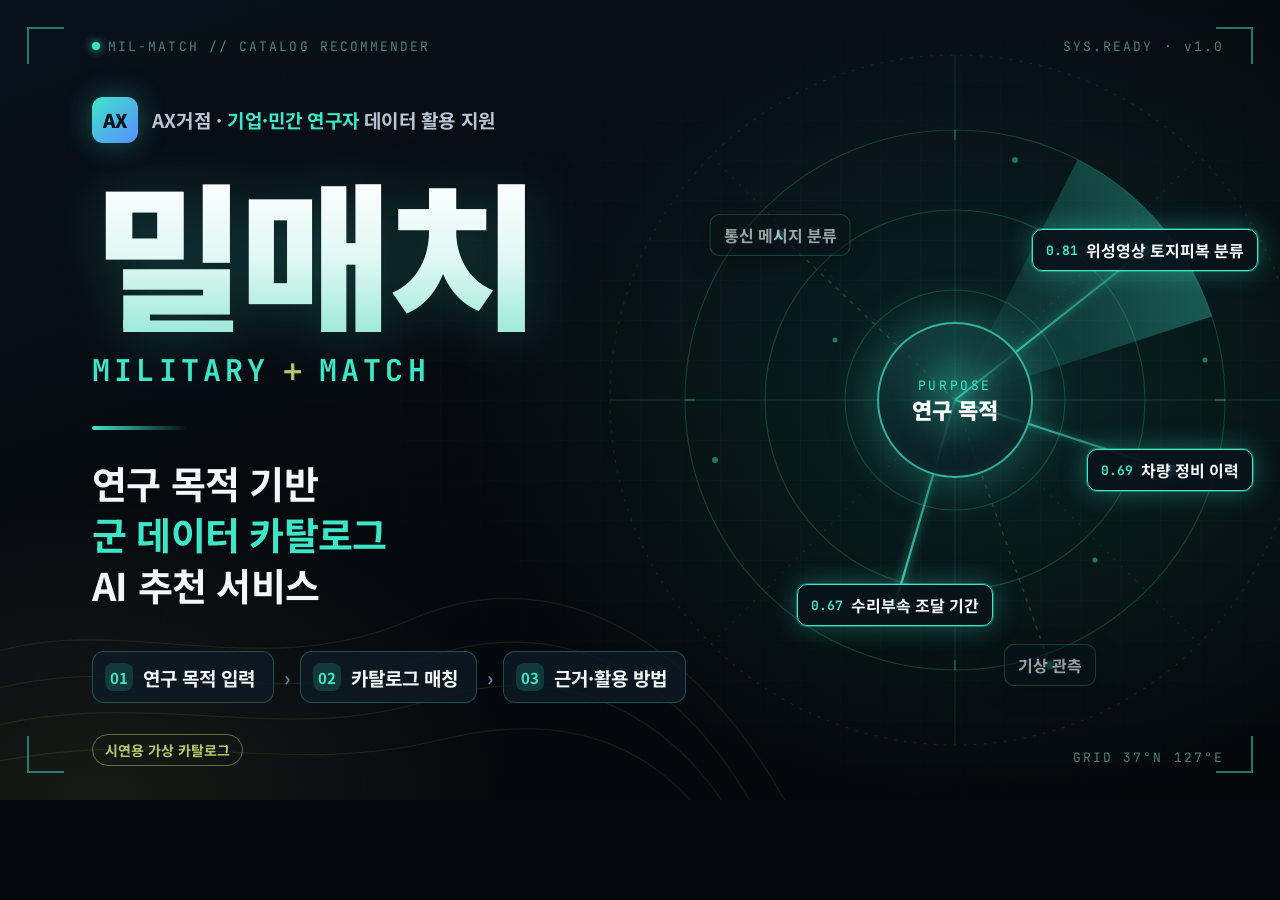
<file: assets/thumbnail.html>
<!doctype html>
<html lang="ko">
<head>
<meta charset="utf-8">
<title>밀매치 썸네일 1280x800</title>
<link rel="preconnect" href="https://fonts.googleapis.com">
<link href="https://fonts.googleapis.com/css2?family=Noto+Sans+KR:wght@500;700;900&family=JetBrains+Mono:wght@500;700&display=block" rel="stylesheet">
<style>
  :root {
    --bg: #05080d;
    --ink: #f3f7fb;
    --ink-2: #b8c4d2;
    --muted: #6f8197;
    --cyan: #3ee6c8;
    --cyan-2: #1fb59d;
    --olive: #b7c46a;
    --line: rgba(120, 200, 190, .14);
  }
  * { box-sizing: border-box; margin: 0; padding: 0; }
  html, body { width: 1280px; height: 800px; overflow: hidden; background: var(--bg); }
  body { font-family: "Noto Sans KR", "Malgun Gothic", "맑은 고딕", sans-serif; color: var(--ink); }
  .stage { position: relative; width: 1280px; height: 800px; overflow: hidden;
    background:
      radial-gradient(900px 700px at 78% 50%, rgba(31, 181, 157, .16), transparent 60%),
      radial-gradient(700px 500px at 8% 100%, rgba(183, 196, 106, .10), transparent 60%),
      linear-gradient(160deg, #08111a 0%, #05080d 55%, #04060a 100%); }
  svg.bg { position: absolute; inset: 0; }
  .mono { font-family: "JetBrains Mono", Consolas, monospace; }

  /* 왼쪽 글자 영역 */
  .copy { position: absolute; left: 92px; top: 0; bottom: 0; width: 640px; display: flex; flex-direction: column; justify-content: center; }
  .eyebrow { display: flex; align-items: center; gap: 14px; margin-bottom: 30px; }
  .mark { width: 46px; height: 46px; border-radius: 11px; display: grid; place-items: center;
    background: linear-gradient(135deg, var(--cyan), #5a8dff); color: #04121a; font-weight: 900; font-size: 19px; letter-spacing: -.02em;
    box-shadow: 0 0 28px rgba(62, 230, 200, .35); }
  .eyebrow-text { font-size: 19px; font-weight: 700; color: var(--ink-2); letter-spacing: .01em; }
  .eyebrow-text b { color: var(--cyan); font-weight: 700; }

  h1 { font-size: 168px; line-height: .95; font-weight: 900; letter-spacing: -.045em;
    background: linear-gradient(180deg, #ffffff 0%, #dff8f3 55%, #9fe9db 100%);
    -webkit-background-clip: text; background-clip: text; color: transparent;
    filter: drop-shadow(0 6px 30px rgba(62, 230, 200, .22)); }
  .en { margin-top: 18px; font-size: 30px; font-weight: 700; letter-spacing: .14em; color: var(--cyan); }
  .en .plus { color: var(--olive); margin: 0 .25em; }
  .rule { width: 96px; height: 4px; border-radius: 2px; margin: 34px 0 28px;
    background: linear-gradient(90deg, var(--cyan), rgba(62, 230, 200, 0)); }
  .tagline { font-size: 38px; line-height: 1.34; font-weight: 700; letter-spacing: -.02em; color: var(--ink); }
  .tagline em { font-style: normal; color: var(--cyan); }

  .steps { display: flex; align-items: center; gap: 10px; margin-top: 40px; }
  .step { display: flex; align-items: center; gap: 10px; padding: 11px 18px 11px 12px; border-radius: 12px;
    background: rgba(14, 26, 36, .85); border: 1px solid rgba(62, 230, 200, .28); font-size: 19px; font-weight: 700; color: var(--ink); }
  .step i { font-style: normal; width: 28px; height: 28px; border-radius: 8px; display: grid; place-items: center;
    background: rgba(62, 230, 200, .16); color: var(--cyan); font-size: 15px; }
  .arrow { color: var(--muted); font-size: 20px; font-weight: 700; }

  /* HUD 문구 */
  .hud { position: absolute; font-size: 13px; letter-spacing: .16em; color: rgba(150, 220, 205, .55); }
  .hud.tl { left: 92px; top: 38px; }
  .hud.tr { right: 56px; top: 38px; text-align: right; }
  .hud.bl { left: 92px; bottom: 34px; }
  .hud.br { right: 56px; bottom: 34px; text-align: right; }
  .dot { display: inline-block; width: 8px; height: 8px; border-radius: 50%; background: var(--cyan); margin-right: 8px;
    box-shadow: 0 0 10px var(--cyan); vertical-align: 1px; }
  .demo { display: inline-block; padding: 5px 12px; border-radius: 999px; border: 1px solid rgba(183, 196, 106, .5);
    color: var(--olive); font-family: "Noto Sans KR", "Malgun Gothic", sans-serif; letter-spacing: 0; font-size: 14px; font-weight: 700; }

  /* 레이더 노드 라벨 */
  .node { position: absolute; transform: translate(-50%, -50%); display: flex; align-items: center; gap: 8px;
    padding: 8px 13px; border-radius: 10px; background: rgba(8, 18, 26, .9); border: 1px solid rgba(62, 230, 200, .35);
    font-size: 16px; font-weight: 700; color: var(--ink); white-space: nowrap; box-shadow: 0 6px 24px rgba(0, 0, 0, .45); }
  .node b { font-family: "JetBrains Mono", Consolas, monospace; font-size: 13px; color: var(--cyan); font-weight: 700; }
  .node.hot { border-color: var(--cyan); box-shadow: 0 0 0 1px rgba(62, 230, 200, .35), 0 0 26px rgba(62, 230, 200, .35); }
  .node.dim { opacity: .62; }
  .core { position: absolute; left: 955px; top: 400px; transform: translate(-50%, -50%); text-align: center;
    width: 156px; height: 156px; border-radius: 50%; display: grid; place-items: center; align-content: center; gap: 2px;
    background: radial-gradient(circle at 50% 40%, rgba(62, 230, 200, .35), rgba(8, 20, 28, .95) 70%);
    border: 2px solid rgba(62, 230, 200, .75); box-shadow: 0 0 50px rgba(62, 230, 200, .35), inset 0 0 30px rgba(62, 230, 200, .2); }
  .core .k { font-size: 13px; letter-spacing: .2em; color: var(--cyan); font-family: "JetBrains Mono", Consolas, monospace; }
  .core .v { font-size: 22px; font-weight: 900; color: #fff; line-height: 1.2; }
</style>
</head>
<body>
<div class="stage">
  <svg class="bg" width="1280" height="800" viewBox="0 0 1280 800" xmlns="http://www.w3.org/2000/svg">
    <defs>
      <pattern id="grid" width="40" height="40" patternUnits="userSpaceOnUse">
        <path d="M40 0H0V40" fill="none" stroke="rgba(120,200,190,.06)" stroke-width="1"/>
      </pattern>
      <radialGradient id="fadeGrid" cx="72%" cy="50%" r="70%">
        <stop offset="0" stop-color="#fff" stop-opacity="1"/>
        <stop offset="1" stop-color="#fff" stop-opacity="0"/>
      </radialGradient>
      <mask id="gridMask"><rect width="1280" height="800" fill="url(#fadeGrid)"/></mask>
      <linearGradient id="sweep" x1="0" y1="0" x2="1" y2="0">
        <stop offset="0" stop-color="#3ee6c8" stop-opacity="0"/>
        <stop offset="1" stop-color="#3ee6c8" stop-opacity=".32"/>
      </linearGradient>
      <linearGradient id="link" x1="0" y1="0" x2="1" y2="0">
        <stop offset="0" stop-color="#3ee6c8" stop-opacity=".9"/>
        <stop offset="1" stop-color="#3ee6c8" stop-opacity=".25"/>
      </linearGradient>
      <filter id="glow" x="-50%" y="-50%" width="200%" height="200%">
        <feGaussianBlur stdDeviation="4" result="b"/>
        <feMerge><feMergeNode in="b"/><feMergeNode in="SourceGraphic"/></feMerge>
      </filter>
    </defs>

    <rect width="1280" height="800" fill="url(#grid)" mask="url(#gridMask)"/>

    <!-- 등고선(지형) -->
    <g fill="none" stroke="rgba(183,196,106,.10)" stroke-width="1.2">
      <path d="M-40 700 C 120 640, 260 720, 420 660 S 700 700, 760 820"/>
      <path d="M-40 735 C 140 680, 270 750, 430 700 S 690 740, 740 830"/>
      <path d="M-40 770 C 150 720, 280 780, 440 740 S 680 775, 720 840"/>
      <path d="M-40 665 C 100 600, 250 690, 410 620 S 710 660, 790 810"/>
    </g>

    <!-- 레이더 -->
    <g transform="translate(955 400)">
      <g fill="none" stroke="rgba(62,230,200,.20)" stroke-width="1.2">
        <circle r="110"/><circle r="190"/><circle r="270"/>
        <circle r="345" stroke="rgba(62,230,200,.10)" stroke-dasharray="3 7"/>
      </g>
      <g stroke="rgba(62,230,200,.14)" stroke-width="1">
        <path d="M-345 0H345M0 -345V345"/>
        <path d="M-244 -244L244 244M-244 244L244 -244" stroke-dasharray="2 8"/>
      </g>
      <!-- 눈금 -->
      <g stroke="rgba(62,230,200,.35)" stroke-width="1.4">
        <path d="M0 -270v10M0 270v-10M-270 0h10M270 0h-10"/>
      </g>
      <!-- 스윕 -->
      <path d="M0 0 L270 0 A270 270 0 0 0 190.9 -190.9 Z" fill="url(#sweep)" transform="rotate(-18)"/>
      <path d="M0 0 L270 0" stroke="#3ee6c8" stroke-opacity=".75" stroke-width="2" transform="rotate(-18)" filter="url(#glow)"/>

      <!-- 매칭 연결선 (중심 → 후보) -->
      <g stroke="url(#link)" stroke-width="2.2" fill="none" filter="url(#glow)">
        <path d="M0 0 L190 -150"/>
        <path d="M0 0 L215 70"/>
        <path d="M0 0 L-60 205"/>
      </g>
      <g stroke="rgba(62,230,200,.22)" stroke-width="1.4" fill="none" stroke-dasharray="4 6">
        <path d="M0 0 L-175 -165"/>
        <path d="M0 0 L95 265"/>
      </g>
      <!-- 후보 점 -->
      <g fill="#3ee6c8" filter="url(#glow)">
        <circle cx="190" cy="-150" r="6"/><circle cx="215" cy="70" r="6"/><circle cx="-60" cy="205" r="6"/>
      </g>
      <g fill="rgba(62,230,200,.45)">
        <circle cx="-175" cy="-165" r="4.5"/><circle cx="95" cy="265" r="4.5"/>
        <circle cx="-240" cy="60" r="3"/><circle cx="60" cy="-240" r="3"/><circle cx="250" cy="-40" r="2.5"/>
        <circle cx="-120" cy="-60" r="2.5"/><circle cx="140" cy="160" r="2.5"/>
      </g>
    </g>

    <!-- HUD 모서리 -->
    <g fill="none" stroke="rgba(62,230,200,.5)" stroke-width="2">
      <path d="M28 64V28H64"/><path d="M1216 28H1252V64"/>
      <path d="M28 736V772H64"/><path d="M1252 736V772H1216"/>
    </g>
  </svg>

  <!-- 레이더 라벨 -->
  <div class="core"><span class="k">PURPOSE</span><span class="v">연구 목적</span></div>
  <div class="node hot" style="left:1145px; top:250px;"><b>0.81</b>위성영상 토지피복 분류</div>
  <div class="node hot" style="left:1170px; top:470px;"><b>0.69</b>차량 정비 이력</div>
  <div class="node hot" style="left:895px; top:605px;"><b>0.67</b>수리부속 조달 기간</div>
  <div class="node dim" style="left:780px; top:235px;">통신 메시지 분류</div>
  <div class="node dim" style="left:1050px; top:665px;">기상 관측</div>

  <!-- 글자 -->
  <div class="copy">
    <div class="eyebrow">
      <span class="mark">AX</span>
      <span class="eyebrow-text">AX거점 · <b>기업·민간 연구자</b> 데이터 활용 지원</span>
    </div>
    <h1>밀매치</h1>
    <div class="en mono">MILITARY<span class="plus">＋</span>MATCH</div>
    <div class="rule"></div>
    <p class="tagline">연구 목적 기반<br><em>군 데이터 카탈로그</em><br>AI 추천 서비스</p>
    <div class="steps">
      <span class="step"><i>01</i>연구 목적 입력</span><span class="arrow">›</span>
      <span class="step"><i>02</i>카탈로그 매칭</span><span class="arrow">›</span>
      <span class="step"><i>03</i>근거·활용 방법</span>
    </div>
  </div>

  <div class="hud tl mono"><span class="dot"></span>MIL-MATCH // CATALOG RECOMMENDER</div>
  <div class="hud tr mono">SYS.READY · v1.0</div>
  <div class="hud bl"><span class="demo">시연용 가상 카탈로그</span></div>
  <div class="hud br mono">GRID 37°N 127°E</div>
</div>
</body>
</html>
</file>
